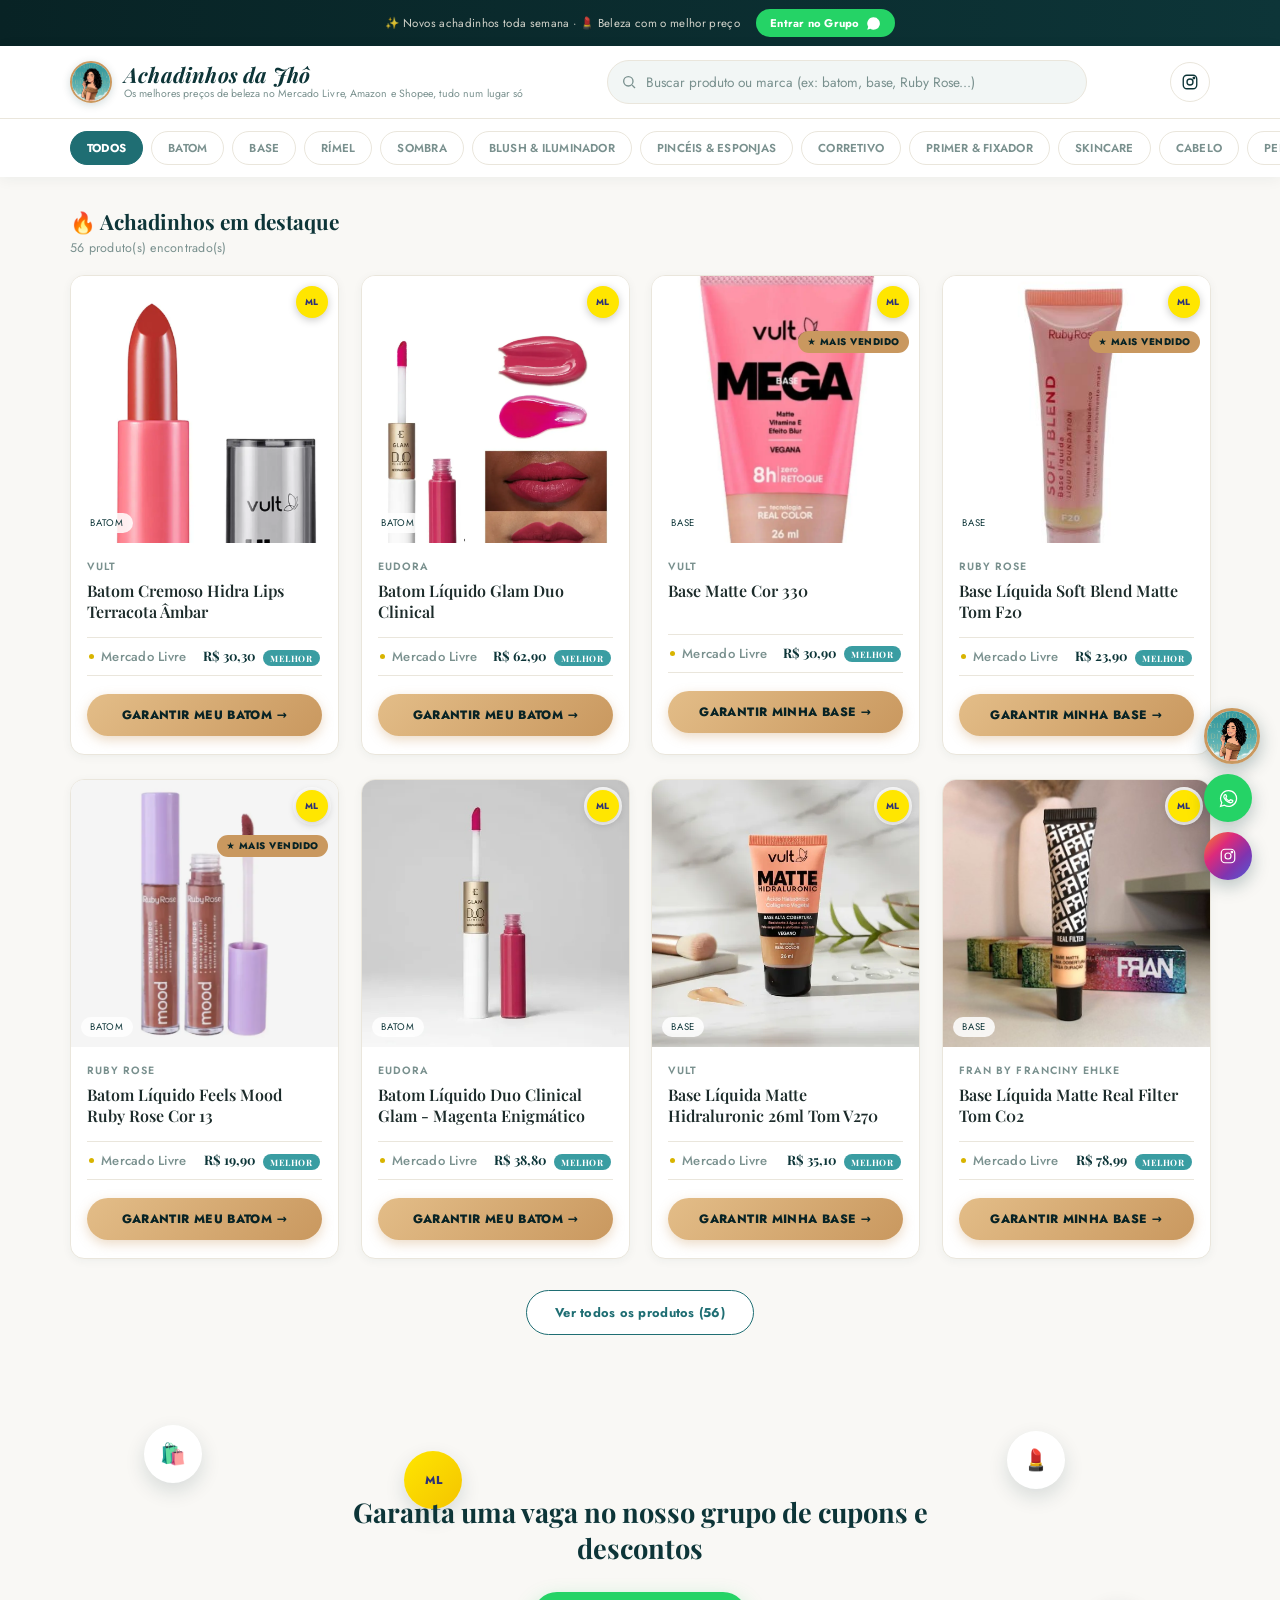
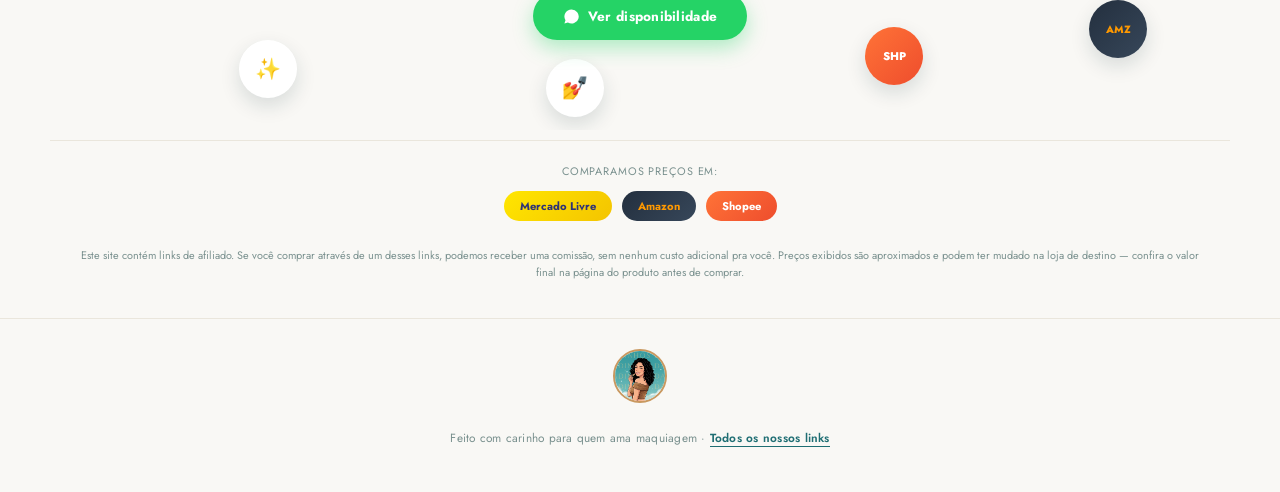
<file: index.html>
<!DOCTYPE html>
<html lang="pt-br">
<head>
<meta charset="UTF-8">
<meta name="viewport" content="width=device-width, initial-scale=1.0">
<title>Achadinhos da Jhô | Beleza com o melhor preço</title>
<link rel="icon" href="logo.svg" type="image/svg+xml">
<link rel="stylesheet" href="style.css">
</head>
<body>

<div class="announce-bar">
  <span class="announce-text">✨ Novos achadinhos toda semana · 💄 Beleza com o melhor preço</span>
  <a id="announce-whatsapp" class="announce-cta" href="#" target="_blank">
    Entrar no Grupo
    <svg width="15" height="15" viewBox="0 0 24 24" fill="currentColor"><path d="M17 14.5c-.3-.1-1.7-.8-2-.9-.3-.1-.5-.1-.7.1-.2.3-.8.9-.9 1.1-.2.2-.3.2-.6.1-.3-.1-1.3-.5-2.4-1.5-.9-.8-1.5-1.8-1.6-2.1-.2-.3 0-.5.1-.6.1-.1.3-.3.4-.5.1-.1.2-.3.2-.4.1-.2 0-.3 0-.4C9.4 9.2 9 8 8.8 7.6c-.2-.4-.4-.4-.6-.4h-.5c-.2 0-.5.1-.7.3-.2.3-.9.9-.9 2.2s1 2.5 1.1 2.7c.1.2 2 3 4.7 4.2.7.3 1.2.5 1.6.6.7.2 1.3.2 1.8.1.5-.1 1.7-.7 1.9-1.3.2-.6.2-1.1.2-1.3-.1-.1-.3-.2-.6-.3z"/><path d="M12 2a10 10 0 0 0-8.5 15.2L2 22l4.9-1.5A10 10 0 1 0 12 2z"/></svg>
  </a>
</div>

<header class="site-header">
  <div class="header-inner">
    <a href="index.html" class="brand">
      <img src="Woman_holding_makeup_product_202608261349.jpeg" alt="Jhô, mascote da marca" class="mascot-thumb">
      <span class="brand-text">
        <span class="brand-word" id="site-name">Achadinhos da Jhô</span>
        <span id="site-tagline" class="brand-tagline">Os melhores preços de maquiagem, tudo num lugar só</span>
      </span>
    </a>
    <div class="header-search">
      <svg class="search-icon" width="16" height="16" viewBox="0 0 24 24" fill="none" stroke="currentColor" stroke-width="2"><circle cx="11" cy="11" r="7"/><line x1="21" y1="21" x2="16.65" y2="16.65"/></svg>
      <input type="text" id="search" class="search-box" placeholder="Buscar produto ou marca (ex: batom, base, Ruby Rose...)">
    </div>
    <a id="instagram-header" class="header-ig" href="#" target="_blank" aria-label="Instagram">
      <svg width="18" height="18" viewBox="0 0 24 24" fill="none" stroke="currentColor" stroke-width="1.8"><rect x="3" y="3" width="18" height="18" rx="5"/><circle cx="12" cy="12" r="4"/><circle cx="17.2" cy="6.8" r="1"/></svg>
    </a>
  </div>
  <div class="cat-bar">
    <div class="categories" id="categories"></div>
  </div>
</header>

<div class="container">
  <div class="section-title" id="section-title">🔥 Achadinhos em destaque</div>
  <div class="results-count" id="results-count"></div>
  <div class="grid" id="grid"></div>
  <div class="show-more-wrap" id="show-more-wrap">
    <button class="show-more-btn" id="show-more-btn">Ver todos os produtos</button>
  </div>
</div>

<div class="cta-group">
  <div class="cta-float cf-1">🛍️</div>
  <div class="cta-float cf-2">ML</div>
  <div class="cta-float cf-3">💄</div>
  <div class="cta-float cf-4">AMZ</div>
  <div class="cta-float cf-5">✨</div>
  <div class="cta-float cf-6">SHP</div>
  <div class="cta-float cf-7">💅</div>
  <div class="cta-group-inner">
    <h2>Garanta uma vaga no nosso grupo de cupons e descontos</h2>
    <a id="cta-whatsapp" class="cta-group-btn" href="#" target="_blank">
      <svg width="17" height="17" viewBox="0 0 24 24" fill="currentColor"><path d="M17 14.5c-.3-.1-1.7-.8-2-.9-.3-.1-.5-.1-.7.1-.2.3-.8.9-.9 1.1-.2.2-.3.2-.6.1-.3-.1-1.3-.5-2.4-1.5-.9-.8-1.5-1.8-1.6-2.1-.2-.3 0-.5.1-.6.1-.1.3-.3.4-.5.1-.1.2-.3.2-.4.1-.2 0-.3 0-.4C9.4 9.2 9 8 8.8 7.6c-.2-.4-.4-.4-.6-.4h-.5c-.2 0-.5.1-.7.3-.2.3-.9.9-.9 2.2s1 2.5 1.1 2.7c.1.2 2 3 4.7 4.2.7.3 1.2.5 1.6.6.7.2 1.3.2 1.8.1.5-.1 1.7-.7 1.9-1.3.2-.6.2-1.1.2-1.3-.1-.1-.3-.2-.6-.3z"/><path d="M12 2a10 10 0 0 0-8.5 15.2L2 22l4.9-1.5A10 10 0 1 0 12 2z"/></svg>
      Ver disponibilidade
    </a>
  </div>
</div>

<div class="partners-row">
  <span class="partners-label">Comparamos preços em:</span>
  <div class="partners-badges">
    <span class="partner-badge store-ml">Mercado Livre</span>
    <span class="partner-badge store-amazon">Amazon</span>
    <span class="partner-badge store-shopee">Shopee</span>
  </div>
</div>

<div class="disclaimer">
  Este site contém links de afiliado. Se você comprar através de um desses links, podemos receber uma comissão,
  sem nenhum custo adicional pra você. Preços exibidos são aproximados e podem ter mudado na loja de destino —
  confira o valor final na página do produto antes de comprar.
</div>

<div class="floating-links">
  <a href="links.html" class="mascot-fab" title="Conheça a Jhô" aria-label="Nossa mascote Jhô">
    <img src="Woman_holding_makeup_product_202608261349.jpeg" alt="Jhô">
  </a>
  <a id="whatsapp-fab" class="fab whatsapp" href="#" target="_blank" title="Entrar no grupo do WhatsApp" aria-label="WhatsApp">
    <svg width="19" height="19" viewBox="0 0 24 24" fill="none" stroke="currentColor" stroke-width="1.6"><path d="M17 14.5c-.3-.1-1.7-.8-2-.9-.3-.1-.5-.1-.7.1-.2.3-.8.9-.9 1.1-.2.2-.3.2-.6.1-.3-.1-1.3-.5-2.4-1.5-.9-.8-1.5-1.8-1.6-2.1-.2-.3 0-.5.1-.6.1-.1.3-.3.4-.5.1-.1.2-.3.2-.4.1-.2 0-.3 0-.4C9.4 9.2 9 8 8.8 7.6c-.2-.4-.4-.4-.6-.4h-.5c-.2 0-.5.1-.7.3-.2.3-.9.9-.9 2.2s1 2.5 1.1 2.7c.1.2 2 3 4.7 4.2.7.3 1.2.5 1.6.6.7.2 1.3.2 1.8.1.5-.1 1.7-.7 1.9-1.3.2-.6.2-1.1.2-1.3-.1-.1-.3-.2-.6-.3z"/><path d="M12 2a10 10 0 0 0-8.5 15.2L2 22l4.9-1.5A10 10 0 1 0 12 2z"/></svg>
  </a>
  <a id="instagram-fab" class="fab instagram" href="#" target="_blank" title="Seguir no Instagram" aria-label="Instagram">
    <svg width="18" height="18" viewBox="0 0 24 24" fill="none" stroke="currentColor" stroke-width="1.6"><rect x="3" y="3" width="18" height="18" rx="5"/><circle cx="12" cy="12" r="4"/><circle cx="17.2" cy="6.8" r="1"/></svg>
  </a>
</div>

<footer>
  <img src="Woman_holding_makeup_product_202608261349.jpeg" alt="Jhô" class="footer-mascot">
  <p>Feito com carinho para quem ama maquiagem · <a href="links.html">Todos os nossos links</a></p>
</footer>

<script src="config.js"></script>
<script src="products-data.js"></script>
<script src="script.js"></script>
</body>
</html>
</file>
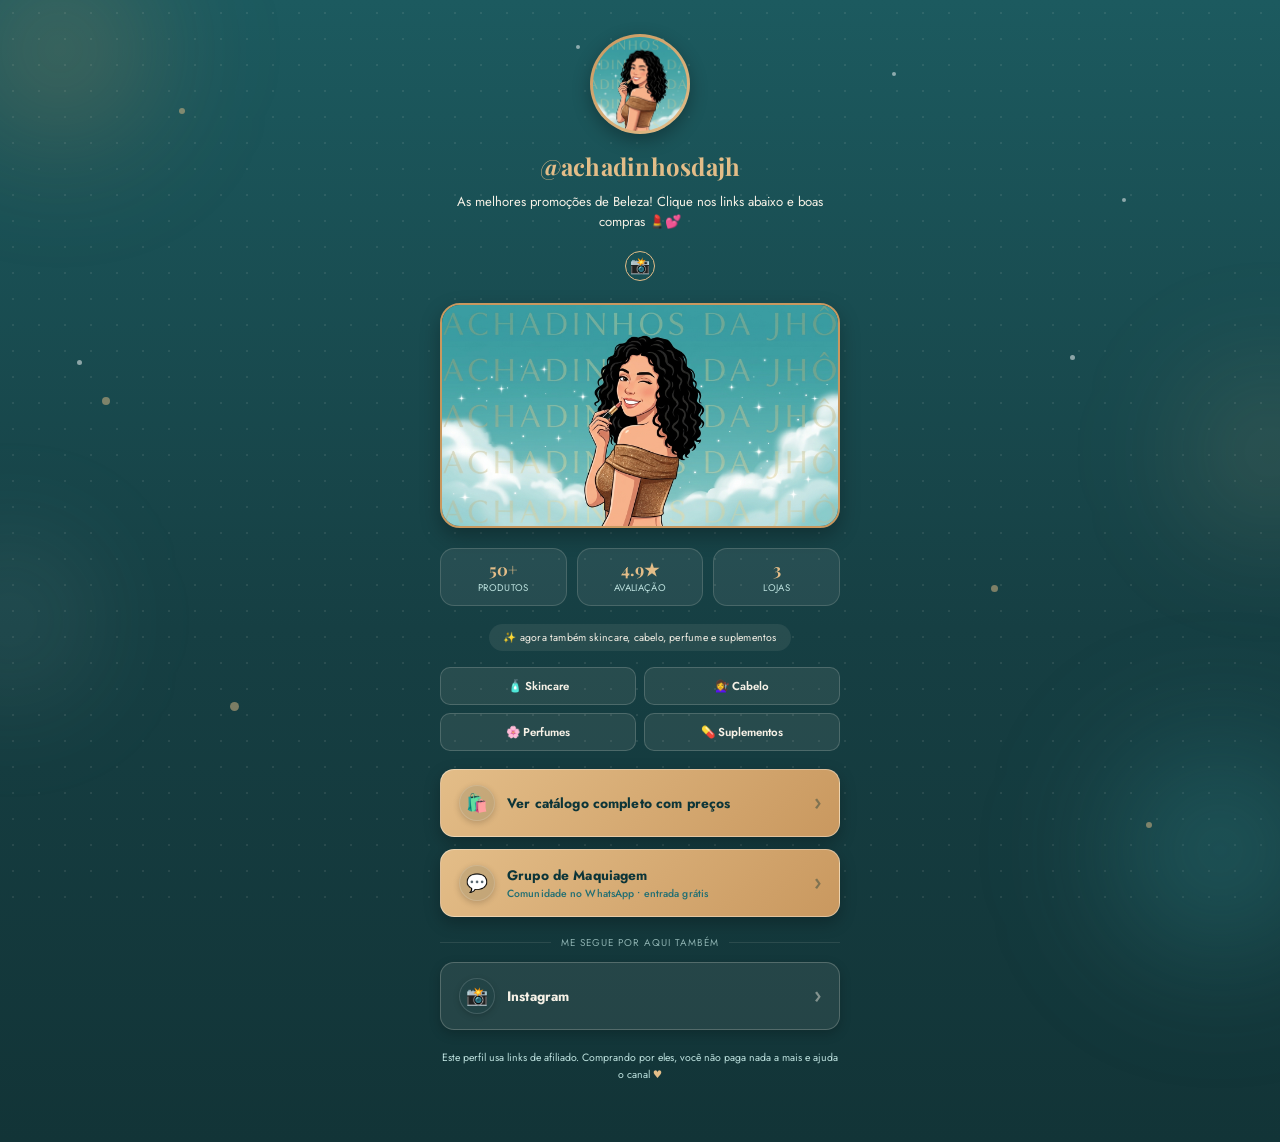
<file: links.html>
<!DOCTYPE html>
<html lang="pt-br">
<head>
<meta charset="UTF-8">
<meta name="viewport" content="width=device-width, initial-scale=1.0">
<title>Links</title>
<link rel="icon" href="logo.svg" type="image/svg+xml">
<link rel="stylesheet" href="https://fonts.googleapis.com/css2?family=Playfair+Display:ital,wght@0,600;0,700;1,600&family=Jost:wght@400;500;600&display=swap">
<style>
  :root {
    --teal-deep: #0d3538;
    --teal: #1f6e73;
    --teal-mid: #3a9da2;
    --teal-light: #bfe3e0;
    --gold: #c9985f;
    --gold-light: #e3bd88;
    --cream: #f6f1e6;
    --ink: #12201f;
  }
  * { box-sizing: border-box; }
  body {
    margin: 0;
    min-height: 100vh;
    font-family: 'Jost', 'Segoe UI', system-ui, -apple-system, Roboto, sans-serif;
    background: linear-gradient(180deg, #1c5a5f 0%, #163f43 55%, #123437 100%);
    display: flex;
    flex-direction: column;
    align-items: center;
    justify-content: flex-start;
    padding: 34px 18px 40px;
    position: relative;
    overflow-x: hidden;
  }

  .glow {
    position: fixed;
    border-radius: 50%;
    filter: blur(60px);
    pointer-events: none;
    z-index: 0;
  }
  .glow.g1 { width: 260px; height: 260px; top: -80px; left: -70px; background: radial-gradient(circle, rgba(201,152,95,0.35), transparent 70%); }
  .glow.g2 { width: 300px; height: 300px; bottom: -100px; right: -90px; background: radial-gradient(circle, rgba(58,157,162,0.4), transparent 70%); }
  .glow.g3 { width: 220px; height: 220px; top: 38%; right: -100px; background: radial-gradient(circle, rgba(227,189,136,0.22), transparent 70%); }
  .glow.g4 { width: 200px; height: 200px; bottom: 20%; left: -90px; background: radial-gradient(circle, rgba(191,227,224,0.18), transparent 70%); }

  body::before {
    content: "";
    position: fixed;
    inset: 0;
    background-image: radial-gradient(rgba(246,241,230,0.09) 1px, transparent 1px);
    background-size: 26px 26px;
    pointer-events: none;
    z-index: 0;
  }

  .sparkle {
    position: fixed;
    border-radius: 50%;
    background: var(--gold-light);
    opacity: 0.5;
    pointer-events: none;
    animation: floaty 7s ease-in-out infinite;
    z-index: 0;
  }
  .sparkle.s1 { width: 6px; height: 6px; top: 12%; left: 14%; animation-delay: 0s; }
  .sparkle.s2 { width: 4px; height: 4px; top: 22%; right: 12%; animation-delay: 1.4s; background: #fff; }
  .sparkle.s3 { width: 8px; height: 8px; bottom: 55%; left: 8%; animation-delay: 2.6s; }
  .sparkle.s4 { width: 5px; height: 5px; bottom: 60%; right: 16%; animation-delay: .8s; background: #fff; }
  .sparkle.s5 { width: 7px; height: 7px; top: 65%; right: 22%; animation-delay: 1.9s; }
  .sparkle.s6 { width: 4px; height: 4px; top: 8%; right: 30%; animation-delay: 3.1s; background: #fff; }
  .sparkle.s7 { width: 5px; height: 5px; top: 40%; left: 6%; animation-delay: 2.2s; background: #fff; }
  .sparkle.s8 { width: 9px; height: 9px; top: 78%; left: 18%; animation-delay: .5s; }
  .sparkle.s9 { width: 4px; height: 4px; top: 5%; left: 45%; animation-delay: 3.6s; background: #fff; }
  .sparkle.s10 { width: 6px; height: 6px; bottom: 8%; right: 10%; animation-delay: 1.1s; }
  @keyframes floaty {
    0%, 100% { transform: translateY(0) scale(1); opacity: 0.5; }
    50% { transform: translateY(-16px) scale(1.3); opacity: 0.85; }
  }

  .wrap { max-width: 400px; width: 100%; text-align: center; position: relative; z-index: 1; }

  /* avatar circular com o video dela */
  .avatar-ring {
    width: 100px; height: 100px;
    margin: 0 auto 16px;
    border-radius: 50%;
    padding: 3px;
    background: linear-gradient(140deg, var(--gold), var(--gold-light));
    box-shadow: 0 6px 18px rgba(0,0,0,0.3);
    opacity: 0;
    animation: cardIn .6s ease forwards;
  }
  .avatar-ring-inner {
    width: 100%; height: 100%;
    border-radius: 50%;
    overflow: hidden;
    background: var(--teal-mid);
  }
  .avatar-ring-inner video {
    width: 100%; height: 100%;
    object-fit: cover;
  }

  h1 {
    color: var(--gold-light);
    font-family: 'Playfair Display', serif;
    font-weight: 700;
    font-size: 1.5rem;
    margin: 0 0 10px;
    letter-spacing: 0.01em;
    opacity: 0;
    animation: fadeUp .5s ease forwards;
    animation-delay: .12s;
  }
  p.sub {
    color: var(--cream);
    opacity: 0;
    font-size: 0.82rem;
    line-height: 1.55;
    margin: 0 0 18px;
    font-weight: 400;
    animation: fadeUp .5s ease forwards;
    animation-delay: .18s;
  }
  .ig-icon {
    display: inline-flex;
    width: 30px; height: 30px;
    border-radius: 50%;
    border: 1.5px solid var(--gold-light);
    align-items: center; justify-content: center;
    color: var(--gold-light);
    margin-bottom: 22px;
    opacity: 0;
    animation: fadeUp .5s ease forwards;
    animation-delay: .22s;
  }

  @keyframes fadeUp {
    from { opacity: 0; transform: translateY(10px); }
    to { opacity: 1; transform: translateY(0); }
  }
  @keyframes cardIn {
    from { opacity: 0; transform: scale(0.9); }
    to { opacity: 1; transform: scale(1); }
  }

  a.link-btn {
    display: flex;
    align-items: center;
    gap: 12px;
    background: linear-gradient(135deg, var(--gold-light), var(--gold));
    color: var(--teal-deep);
    text-decoration: none;
    padding: 15px 18px;
    border-radius: 14px;
    font-size: 0.86rem;
    font-weight: 700;
    letter-spacing: 0.01em;
    margin-bottom: 12px;
    text-align: left;
    position: relative;
    border: 1px solid rgba(255,255,255,0.35);
    box-shadow: 0 6px 16px rgba(0,0,0,0.25);
    transition: transform .15s ease, box-shadow .15s ease, background .15s ease;
    opacity: 0;
    animation: fadeUp .5s ease forwards;
  }
  a.link-btn:hover {
    background: linear-gradient(135deg, var(--gold), var(--gold-light));
    transform: translateY(-2px);
    box-shadow: 0 10px 22px rgba(0,0,0,0.32);
  }
  a.link-btn::after {
    content: "›";
    margin-left: auto;
    padding-left: 8px;
    font-size: 1.3rem;
    font-weight: 700;
    color: rgba(13,53,56,0.4);
    line-height: 1;
  }
  a.link-btn .icon {
    width: 36px; height: 36px;
    min-width: 36px;
    border-radius: 50%;
    background: rgba(13,53,56,0.12);
    display: flex; align-items: center; justify-content: center;
    font-size: 1.1rem;
    box-shadow: 0 2px 6px rgba(0,0,0,0.18), inset 0 0 0 1px rgba(255,255,255,0.15);
  }
  .icon-shop { background: linear-gradient(135deg, var(--teal-deep), var(--teal)); color: var(--gold-light); }
  .icon-whatsapp { background: linear-gradient(135deg, #25d366, #128c4c); color: #fff; }
  .icon-instagram { background: linear-gradient(135deg, #f58529, #dd2a7b, #8134af, #515bd4); color: #fff; }
  .icon-tiktok { background: linear-gradient(135deg, #000, #333); color: #fff; }
  a.link-btn .label-sub {
    display: block;
    font-size: 0.65rem;
    font-weight: 500;
    color: var(--teal);
    text-transform: none;
    letter-spacing: 0.01em;
    margin-top: 1px;
  }
  a.link-btn.secondary {
    background: rgba(246, 241, 230, 0.08);
    color: var(--cream);
    border: 1px solid rgba(246, 241, 230, 0.22);
    box-shadow: 0 4px 12px rgba(0,0,0,0.2);
  }
  a.link-btn.secondary:hover {
    background: rgba(246, 241, 230, 0.14);
    box-shadow: 0 8px 18px rgba(0,0,0,0.28);
  }
  a.link-btn.secondary::after {
    color: rgba(246, 241, 230, 0.45);
  }

  .divider {
    display: flex; align-items: center; gap: 10px;
    color: var(--teal-light);
    opacity: 0.7;
    font-size: 0.62rem;
    letter-spacing: 0.1em;
    text-transform: uppercase;
    margin: 18px 0 12px;
  }
  .divider::before, .divider::after {
    content: ""; flex: 1; height: 1px;
    background: rgba(246,241,230,0.15);
  }

  .niche-banner {
    display: inline-block;
    background: rgba(246, 241, 230, 0.08);
    color: var(--cream);
    font-size: 0.66rem;
    letter-spacing: 0.02em;
    padding: 6px 14px;
    border-radius: 999px;
    margin-bottom: 16px;
    opacity: 0;
    animation: fadeUp .5s ease forwards;
    animation-delay: .26s;
  }

  .stats-row {
    display: flex;
    justify-content: center;
    gap: 10px;
    margin-bottom: 18px;
    opacity: 0;
    animation: fadeUp .5s ease forwards;
    animation-delay: .24s;
  }
  .stat-pill {
    flex: 1;
    background: rgba(246, 241, 230, 0.07);
    border: 1px solid rgba(246, 241, 230, 0.16);
    border-radius: 14px;
    padding: 10px 6px;
  }
  .stat-pill strong {
    display: block;
    color: var(--gold-light);
    font-family: 'Playfair Display', serif;
    font-size: 1.05rem;
    line-height: 1.2;
  }
  .stat-pill span {
    display: block;
    color: var(--teal-light);
    font-size: 0.6rem;
    letter-spacing: 0.04em;
    text-transform: uppercase;
    margin-top: 2px;
  }

  .cat-grid {
    display: grid;
    grid-template-columns: 1fr 1fr;
    gap: 8px;
    margin-bottom: 18px;
  }
  a.cat-chip {
    display: flex;
    align-items: center;
    justify-content: center;
    gap: 6px;
    background: rgba(246, 241, 230, 0.08);
    color: var(--cream);
    text-decoration: none;
    padding: 10px 8px;
    border: 1px solid rgba(246, 241, 230, 0.18);
    border-radius: 10px;
    font-size: 0.72rem;
    font-weight: 600;
    transition: transform .15s ease, background .15s ease;
    opacity: 0;
    animation: fadeUp .5s ease forwards;
  }
  a.cat-chip:hover {
    background: rgba(246, 241, 230, 0.16);
    transform: translateY(-2px);
  }

  footer {
    color: var(--teal-light);
    font-size: 0.66rem;
    margin: 20px 0 18px;
    line-height: 1.6;
    position: relative;
    z-index: 2;
  }
  footer .heart { color: var(--gold-light); }

  /* mascote integrada no fluxo, como um banner da marca */
  .mascot-card {
    width: 100%;
    border-radius: 20px;
    overflow: hidden;
    margin-bottom: 20px;
    border: 2px solid var(--gold);
    box-shadow: 0 8px 20px rgba(0,0,0,0.28);
    opacity: 0;
    animation: fadeUp .5s ease forwards;
    animation-delay: .28s;
    line-height: 0;
  }
  .mascot-card img {
    display: block;
    width: 100%;
    height: auto;
  }
</style>
</head>
<body>
  <div class="glow g1"></div>
  <div class="glow g2"></div>
  <div class="glow g3"></div>
  <div class="glow g4"></div>

  <div class="sparkle s1"></div>
  <div class="sparkle s2"></div>
  <div class="sparkle s3"></div>
  <div class="sparkle s4"></div>
  <div class="sparkle s5"></div>
  <div class="sparkle s6"></div>
  <div class="sparkle s7"></div>
  <div class="sparkle s8"></div>
  <div class="sparkle s9"></div>
  <div class="sparkle s10"></div>

  <div class="wrap">
    <div class="avatar-ring">
      <div class="avatar-ring-inner">
        <video autoplay muted loop playsinline poster="Woman_holding_makeup_product_202608261349.jpeg">
          <source src="Woman_applying_lipstick_and_winking_202608261352.mp4" type="video/mp4">
        </video>
      </div>
    </div>

    <h1 id="site-name">@achadinhosdajho</h1>
    <p class="sub">As melhores promoções de Beleza! Clique nos links abaixo e boas compras 💄💕</p>
    <span class="ig-icon" id="link-instagram-icon">📸</span>

    <div class="mascot-card">
      <img src="Woman_holding_makeup_product_202608261349.jpeg" alt="Jhô, mascote da Achadinhos da Jhô">
    </div>

    <div class="stats-row">
      <div class="stat-pill"><strong>50+</strong><span>Produtos</span></div>
      <div class="stat-pill"><strong>4.9★</strong><span>Avaliação</span></div>
      <div class="stat-pill"><strong>3</strong><span>Lojas</span></div>
    </div>

    <div class="niche-banner">✨ agora também skincare, cabelo, perfume e suplementos</div>

    <div class="cat-grid">
      <a class="cat-chip" style="animation-delay:.30s" href="index.html?cat=skincare">🧴 Skincare</a>
      <a class="cat-chip" style="animation-delay:.35s" href="index.html?cat=cabelo">💇‍♀️ Cabelo</a>
      <a class="cat-chip" style="animation-delay:.40s" href="index.html?cat=perfume">🌸 Perfumes</a>
      <a class="cat-chip" style="animation-delay:.45s" href="index.html?cat=suplementos">💊 Suplementos</a>
    </div>

    <a class="link-btn" style="animation-delay:.5s" id="link-site" href="index.html">
      <span class="icon icon-shop">🛍️</span>
      <span>Ver catálogo completo com preços</span>
    </a>
    <a class="link-btn" style="animation-delay:.56s" id="link-whatsapp" href="#" target="_blank">
      <span class="icon icon-whatsapp">💬</span>
      <span>Grupo de Maquiagem<span class="label-sub">Comunidade no WhatsApp • entrada grátis</span></span>
    </a>

    <div class="divider">me segue por aqui também</div>

    <a class="link-btn secondary" style="animation-delay:.62s" id="link-instagram" href="#" target="_blank">
      <span class="icon icon-instagram">📸</span> Instagram
    </a>
    <a class="link-btn secondary" style="animation-delay:.68s" id="link-tiktok" href="#" target="_blank">
      <span class="icon icon-tiktok">🎵</span> TikTok
    </a>

    <footer>Este perfil usa links de afiliado. Comprando por eles, você não paga nada a mais e ajuda o canal <span class="heart">♥</span></footer>
  </div>

<script src="config.js"></script>
<script>
  document.getElementById("site-name").textContent = "@" + (SITE_CONFIG.siteName || "achadinhosdajho").toLowerCase().replace(/[^a-z0-9]/g, "");
  document.getElementById("link-whatsapp").href = SITE_CONFIG.whatsappGroupUrl;
  document.getElementById("link-instagram").href = SITE_CONFIG.instagramUrl;
  document.getElementById("link-instagram-icon").onclick = function(){ window.open(SITE_CONFIG.instagramUrl, "_blank"); };

  var tiktokBtn = document.getElementById("link-tiktok");
  tiktokBtn.style.display = "none";
  if (SITE_CONFIG.tiktokUrl && SITE_CONFIG.tiktokUrl.indexOf("COLOQUE-SEU-USUARIO-AQUI") === -1) {
    tiktokBtn.href = SITE_CONFIG.tiktokUrl;
    tiktokBtn.style.display = "flex";
  }
</script>
</body>
</html>
</file>
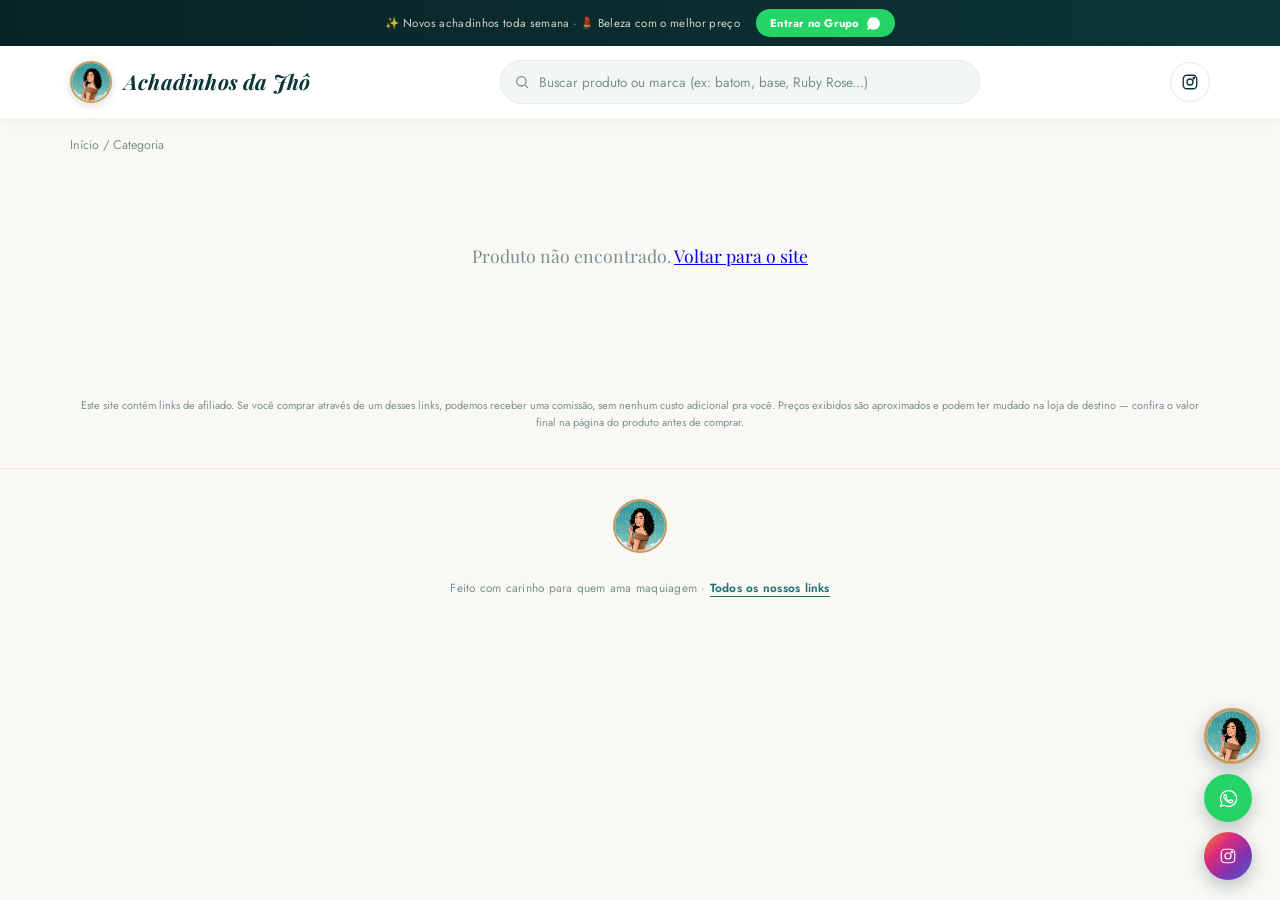
<file: produto.html>
<!DOCTYPE html>
<html lang="pt-br">
<head>
<meta charset="UTF-8">
<meta name="viewport" content="width=device-width, initial-scale=1.0">
<title>Produto | Achadinhos da Jhô</title>
<link rel="icon" href="logo.svg" type="image/svg+xml">
<link rel="stylesheet" href="style.css">
</head>
<body>

<div class="announce-bar">
  <span class="announce-text">✨ Novos achadinhos toda semana · 💄 Beleza com o melhor preço</span>
  <a id="announce-whatsapp" class="announce-cta" href="#" target="_blank">
    Entrar no Grupo
    <svg width="15" height="15" viewBox="0 0 24 24" fill="currentColor"><path d="M17 14.5c-.3-.1-1.7-.8-2-.9-.3-.1-.5-.1-.7.1-.2.3-.8.9-.9 1.1-.2.2-.3.2-.6.1-.3-.1-1.3-.5-2.4-1.5-.9-.8-1.5-1.8-1.6-2.1-.2-.3 0-.5.1-.6.1-.1.3-.3.4-.5.1-.1.2-.3.2-.4.1-.2 0-.3 0-.4C9.4 9.2 9 8 8.8 7.6c-.2-.4-.4-.4-.6-.4h-.5c-.2 0-.5.1-.7.3-.2.3-.9.9-.9 2.2s1 2.5 1.1 2.7c.1.2 2 3 4.7 4.2.7.3 1.2.5 1.6.6.7.2 1.3.2 1.8.1.5-.1 1.7-.7 1.9-1.3.2-.6.2-1.1.2-1.3-.1-.1-.3-.2-.6-.3z"/><path d="M12 2a10 10 0 0 0-8.5 15.2L2 22l4.9-1.5A10 10 0 1 0 12 2z"/></svg>
  </a>
</div>

<header class="site-header">
  <div class="header-inner">
    <a href="index.html" class="brand">
      <img src="Woman_holding_makeup_product_202608261349.jpeg" alt="Jhô, mascote da marca" class="mascot-thumb">
      <span class="brand-text">
        <span class="brand-word" id="site-name">Achadinhos da Jhô</span>
      </span>
    </a>
    <div class="header-search">
      <svg class="search-icon" width="16" height="16" viewBox="0 0 24 24" fill="none" stroke="currentColor" stroke-width="2"><circle cx="11" cy="11" r="7"/><line x1="21" y1="21" x2="16.65" y2="16.65"/></svg>
      <input type="text" id="search" class="search-box" placeholder="Buscar produto ou marca (ex: batom, base, Ruby Rose...)" readonly>
    </div>
    <a id="instagram-header" class="header-ig" href="#" target="_blank" aria-label="Instagram">
      <svg width="18" height="18" viewBox="0 0 24 24" fill="none" stroke="currentColor" stroke-width="1.8"><rect x="3" y="3" width="18" height="18" rx="5"/><circle cx="12" cy="12" r="4"/><circle cx="17.2" cy="6.8" r="1"/></svg>
    </a>
  </div>
</header>

<div class="breadcrumb">
  <a href="index.html">Início</a> / <a href="index.html" id="breadcrumb-cat">Categoria</a>
</div>

<div class="product-page" id="product-wrap">
  <div class="product-main">
    <div class="product-media">
      <img id="product-image" src="" alt="">
    </div>
    <div class="product-info-card">
      <div class="product-store-row">
        <span class="store-badge store-badge-mercadolivre">ML</span>
        <span class="product-store-label">Promoção da loja:<br><strong>Mercado Livre</strong></span>
      </div>
      <div class="product-brand" id="product-brand"></div>
      <h1 class="product-name" id="product-name"></h1>
      <div class="product-price-block">
        <div class="original-price" id="original-price"></div>
        <div class="current-price" id="current-price"></div>
        <div class="discount-pct" id="discount-pct"></div>
      </div>
      <ul class="product-notes">
        <li>Preço e estoque podem mudar a qualquer momento</li>
        <li>Compra finalizada com segurança na loja parceira</li>
      </ul>
      <a id="buy-btn" class="buy-btn" href="#" target="_blank" rel="noopener sponsored">
        Comprar no Mercado Livre
        <svg width="15" height="15" viewBox="0 0 24 24" fill="none" stroke="currentColor" stroke-width="2"><path d="M18 13v6a2 2 0 0 1-2 2H5a2 2 0 0 1-2-2V8a2 2 0 0 1 2-2h6"/><polyline points="15 3 21 3 21 9"/><line x1="10" y1="14" x2="21" y2="3"/></svg>
      </a>
      <p class="buy-disclaimer">*Preço e disponibilidade podem mudar a qualquer momento.</p>
    </div>
  </div>

  <div class="related-section" id="related-section">
    <h2>Você também pode gostar</h2>
    <div class="grid" id="related-grid"></div>
  </div>
</div>

<div class="disclaimer">
  Este site contém links de afiliado. Se você comprar através de um desses links, podemos receber uma comissão,
  sem nenhum custo adicional pra você. Preços exibidos são aproximados e podem ter mudado na loja de destino —
  confira o valor final na página do produto antes de comprar.
</div>

<div class="floating-links">
  <a href="links.html" class="mascot-fab" title="Conheça a Jhô" aria-label="Nossa mascote Jhô">
    <img src="Woman_holding_makeup_product_202608261349.jpeg" alt="Jhô">
  </a>
  <a id="whatsapp-fab" class="fab whatsapp" href="#" target="_blank" title="Entrar no grupo do WhatsApp" aria-label="WhatsApp">
    <svg width="19" height="19" viewBox="0 0 24 24" fill="none" stroke="currentColor" stroke-width="1.6"><path d="M17 14.5c-.3-.1-1.7-.8-2-.9-.3-.1-.5-.1-.7.1-.2.3-.8.9-.9 1.1-.2.2-.3.2-.6.1-.3-.1-1.3-.5-2.4-1.5-.9-.8-1.5-1.8-1.6-2.1-.2-.3 0-.5.1-.6.1-.1.3-.3.4-.5.1-.1.2-.3.2-.4.1-.2 0-.3 0-.4C9.4 9.2 9 8 8.8 7.6c-.2-.4-.4-.4-.6-.4h-.5c-.2 0-.5.1-.7.3-.2.3-.9.9-.9 2.2s1 2.5 1.1 2.7c.1.2 2 3 4.7 4.2.7.3 1.2.5 1.6.6.7.2 1.3.2 1.8.1.5-.1 1.7-.7 1.9-1.3.2-.6.2-1.1.2-1.3-.1-.1-.3-.2-.6-.3z"/><path d="M12 2a10 10 0 0 0-8.5 15.2L2 22l4.9-1.5A10 10 0 1 0 12 2z"/></svg>
  </a>
  <a id="instagram-fab" class="fab instagram" href="#" target="_blank" title="Seguir no Instagram" aria-label="Instagram">
    <svg width="18" height="18" viewBox="0 0 24 24" fill="none" stroke="currentColor" stroke-width="1.6"><rect x="3" y="3" width="18" height="18" rx="5"/><circle cx="12" cy="12" r="4"/><circle cx="17.2" cy="6.8" r="1"/></svg>
  </a>
</div>

<footer>
  <img src="Woman_holding_makeup_product_202608261349.jpeg" alt="Jhô" class="footer-mascot">
  <p>Feito com carinho para quem ama maquiagem · <a href="links.html">Todos os nossos links</a></p>
</footer>

<script src="config.js"></script>
<script src="products-data.js"></script>
<script src="produto.js"></script>
</body>
</html>
</file>
<file: style.css>
@import url('https://fonts.googleapis.com/css2?family=Playfair+Display:wght@500;600;700&family=Jost:wght@300;400;500;600;700&display=swap');

:root {
  --rose: #3a9da2;
  --clay: #1f6e73;
  --sand: #f2f6f5;
  --burgundy: #0d3538;
  --burgundy-deep: #082325;
  --cream: #ffffff;
  --page: #f9f8f5;
  --gold: #c9985f;
  --gold-light: #e3bd88;
  --ink: #1c2b2a;
  --muted: #79908e;
  --line: #eae6dc;
  --whatsapp: #25d366;
  --radius: 14px;
  --shadow: 0 10px 26px rgba(13, 53, 56, 0.1);
}

* { box-sizing: border-box; }

html { scroll-behavior: smooth; }

body {
  margin: 0;
  font-family: 'Jost', 'Segoe UI', system-ui, -apple-system, Roboto, sans-serif;
  background: var(--page);
  color: var(--ink);
  font-weight: 400;
}

/* ---------- announce bar ---------- */
.announce-bar {
  background: linear-gradient(90deg, var(--burgundy-deep), var(--burgundy));
  color: var(--sand);
  display: flex;
  align-items: center;
  justify-content: center;
  gap: 16px;
  padding: 9px 16px;
  flex-wrap: wrap;
  text-align: center;
}
.announce-text {
  font-size: 0.72rem;
  letter-spacing: 0.03em;
  color: rgba(246, 241, 230, 0.85);
}
.announce-cta {
  display: inline-flex;
  align-items: center;
  gap: 6px;
  background: var(--whatsapp);
  color: #fff;
  text-decoration: none;
  font-size: 0.7rem;
  font-weight: 700;
  letter-spacing: 0.02em;
  padding: 6px 14px;
  border-radius: 999px;
  transition: transform .15s ease, box-shadow .15s ease;
}
.announce-cta:hover { transform: translateY(-1px); box-shadow: 0 4px 12px rgba(37,211,102,0.4); }

/* ---------- header ---------- */
.site-header {
  background: var(--cream);
  position: sticky;
  top: 0;
  z-index: 40;
  box-shadow: 0 2px 14px rgba(13, 53, 56, 0.06);
}
.header-inner {
  max-width: 1180px;
  margin: 0 auto;
  padding: 14px 20px;
  display: flex;
  align-items: center;
  gap: 18px;
}
.brand {
  display: flex;
  align-items: center;
  gap: 12px;
  text-decoration: none;
  flex-shrink: 0;
}
.logo-full {
  height: 46px;
  width: auto;
}
.mascot-thumb {
  width: 42px;
  height: 42px;
  border-radius: 50%;
  object-fit: cover;
  object-position: 50% 18%;
  border: 2px solid var(--gold);
  box-shadow: 0 2px 8px rgba(13, 53, 56, 0.18);
}
.brand-text {
  display: flex;
  flex-direction: column;
  line-height: 1.15;
}
.brand-word {
  font-family: 'Playfair Display', serif;
  font-style: italic;
  font-weight: 700;
  font-size: 1.3rem;
  color: var(--burgundy);
  letter-spacing: 0.01em;
}
.brand-tagline {
  display: block;
  font-size: 0.66rem;
  color: var(--muted);
  letter-spacing: 0.01em;
  margin-top: 1px;
}

.sr-only {
  position: absolute;
  width: 1px;
  height: 1px;
  padding: 0;
  margin: -1px;
  overflow: hidden;
  clip: rect(0, 0, 0, 0);
  white-space: nowrap;
  border: 0;
}

.header-search {
  flex: 1;
  max-width: 480px;
  margin: 0 auto;
  position: relative;
  display: flex;
  align-items: center;
}
.search-icon {
  position: absolute;
  left: 14px;
  color: var(--muted);
  pointer-events: none;
}
.search-box {
  width: 100%;
  padding: 11px 14px 11px 38px;
  border-radius: 999px;
  border: 1px solid var(--line);
  background: var(--sand);
  font-family: 'Jost', sans-serif;
  font-size: 0.85rem;
  outline: none;
  color: var(--ink);
  transition: border-color .15s ease, background .15s ease;
}
.search-box::placeholder { color: var(--muted); }
.search-box:focus { border-color: var(--rose); background: #fff; }

.header-ig {
  flex-shrink: 0;
  width: 40px;
  height: 40px;
  border-radius: 50%;
  display: flex;
  align-items: center;
  justify-content: center;
  color: var(--burgundy);
  border: 1.5px solid var(--line);
  text-decoration: none;
  transition: border-color .15s ease, color .15s ease, transform .15s ease;
}
.header-ig:hover { border-color: var(--rose); color: var(--rose); transform: translateY(-1px); }

.cat-bar {
  border-top: 1px solid var(--line);
  overflow-x: auto;
  scrollbar-width: none;
}
.cat-bar::-webkit-scrollbar { display: none; }

.categories {
  max-width: 1180px;
  margin: 0 auto;
  display: flex;
  gap: 8px;
  padding: 12px 20px;
  white-space: nowrap;
}

.cat-btn {
  flex: 0 0 auto;
  border: 1px solid var(--line);
  background: var(--cream);
  color: var(--muted);
  padding: 8px 16px;
  border-radius: 999px;
  font-family: 'Jost', sans-serif;
  font-size: 0.72rem;
  font-weight: 600;
  letter-spacing: 0.02em;
  text-transform: uppercase;
  cursor: pointer;
  white-space: nowrap;
  transition: color .2s ease, background .2s ease, border-color .2s ease;
}

.cat-btn:hover {
  color: var(--clay);
  border-color: var(--rose);
}

.cat-btn.active {
  color: #fff;
  background: var(--clay);
  border-color: var(--clay);
  font-weight: 700;
}

/* ---------- content ---------- */
.container {
  max-width: 1180px;
  margin: 0 auto;
  padding: 26px 20px 60px;
}

.section-title {
  font-family: 'Playfair Display', serif;
  font-size: 1.3rem;
  font-weight: 700;
  color: var(--burgundy);
  margin: 4px 0 4px;
}

.results-count {
  font-size: 0.78rem;
  color: var(--muted);
  letter-spacing: 0.02em;
  margin: 0 0 18px;
}

.grid {
  display: grid;
  grid-template-columns: repeat(auto-fill, minmax(260px, 1fr));
  gap: 24px 22px;
}

.show-more-wrap {
  display: none;
  justify-content: center;
  margin-top: 32px;
}
.show-more-btn {
  background: #fff;
  border: 1.5px solid var(--clay);
  color: var(--clay);
  font-family: 'Jost', sans-serif;
  font-size: 0.8rem;
  font-weight: 700;
  letter-spacing: 0.02em;
  padding: 12px 28px;
  border-radius: 999px;
  cursor: pointer;
  transition: background .15s ease, color .15s ease, transform .15s ease;
}
.show-more-btn:hover {
  background: var(--clay);
  color: #fff;
  transform: translateY(-1px);
}

.card {
  background: var(--cream);
  border: 1px solid var(--line);
  border-radius: var(--radius);
  box-shadow: 0 2px 10px rgba(13, 53, 56, 0.05);
  overflow: hidden;
  display: flex;
  flex-direction: column;
  transition: box-shadow .25s ease, transform .2s ease, border-color .2s ease;
  opacity: 0;
  animation: cardFadeIn .5s ease forwards;
  text-decoration: none;
  color: inherit;
  cursor: pointer;
}
@keyframes cardFadeIn {
  from { opacity: 0; transform: translateY(14px) scale(.97); }
  to { opacity: 1; transform: translateY(0) scale(1); }
}
.card:hover {
  transform: translateY(-4px);
  box-shadow: var(--shadow);
  border-color: var(--rose);
}

.card-top {
  background: var(--sand);
  display: flex;
  align-items: center;
  justify-content: center;
  padding: 0;
  aspect-ratio: 1 / 1;
  position: relative;
  overflow: hidden;
}

.product-art {
  width: 100%;
  height: 100%;
  object-fit: cover;
  object-position: center;
  transition: transform .3s ease;
}

.card:hover .product-art {
  transform: scale(1.05);
}

.card-top .cat-tag {
  position: absolute;
  bottom: 10px;
  left: 10px;
  font-size: 0.6rem;
  letter-spacing: 0.08em;
  text-transform: uppercase;
  background: rgba(255,255,255,0.85);
  color: var(--burgundy);
  padding: 3px 9px;
  border-radius: 999px;
  z-index: 1;
}

.badges-left {
  position: absolute;
  top: 10px;
  left: 10px;
  z-index: 2;
  display: flex;
  flex-direction: column;
  gap: 6px;
  align-items: flex-start;
}

.badges-right {
  position: absolute;
  top: 52px;
  right: 10px;
  z-index: 2;
}

.store-badge {
  position: absolute;
  top: 10px;
  right: 10px;
  z-index: 2;
  width: 32px;
  height: 32px;
  border-radius: 50%;
  display: flex;
  align-items: center;
  justify-content: center;
  font-size: 0.55rem;
  font-weight: 800;
  letter-spacing: 0.01em;
  color: #fff;
  background: var(--clay);
  box-shadow: 0 2px 8px rgba(0,0,0,0.22), 0 0 0 3px rgba(255,255,255,0.9);
}
.store-badge-mercadolivre { background: #ffe600; color: #2d3277; }
.store-badge-amazon { background: linear-gradient(135deg, #232f3e, #37475a); color: #ff9900; }
.store-badge-shopee { background: linear-gradient(135deg, #ff7337, #ee4d2d); color: #fff; }

.badge-tag {
  display: inline-block;
  font-size: 0.6rem;
  font-weight: 700;
  letter-spacing: 0.05em;
  text-transform: uppercase;
  padding: 4px 9px;
  border-radius: 999px;
  white-space: nowrap;
}

.badge-discount {
  background: var(--burgundy);
  color: #fff;
}

.badge-urgent {
  background: #d1453b;
  color: #fff;
  animation: pulse-urgent 1.6s ease-in-out infinite;
}

.badge-bestseller {
  background: var(--gold);
  color: var(--burgundy-deep);
  border: none;
  font-weight: 800;
}

@keyframes pulse-urgent {
  0%, 100% { opacity: 1; }
  50% { opacity: 0.72; }
}

.card-cta {
  display: block;
  text-align: center;
  margin-top: 12px;
  padding: 12px 14px;
  background: linear-gradient(135deg, var(--gold-light), var(--gold));
  color: var(--burgundy-deep);
  text-decoration: none;
  font-size: 0.76rem;
  font-weight: 800;
  letter-spacing: 0.03em;
  text-transform: uppercase;
  border-radius: 999px;
  transition: background .2s ease, transform .15s ease, box-shadow .15s ease;
  box-shadow: 0 4px 12px rgba(201,152,95,0.35);
}

.card-cta:hover {
  transform: translateY(-2px);
  box-shadow: 0 8px 18px rgba(201,152,95,0.45);
}

.card-body {
  padding: 16px 16px 18px;
  display: flex;
  flex-direction: column;
  gap: 6px;
  flex: 1;
}

.card-brand {
  font-size: 0.66rem;
  text-transform: uppercase;
  letter-spacing: .1em;
  color: var(--muted);
  font-weight: 600;
}

.card-name {
  font-family: 'Playfair Display', serif;
  font-size: 1rem;
  font-weight: 600;
  line-height: 1.35;
  min-height: 2.5em;
  color: var(--ink);
}

.price-list {
  display: flex;
  flex-direction: column;
  gap: 0;
  margin-top: 8px;
  border-top: 1px solid var(--line);
}

.price-row {
  display: flex;
  align-items: center;
  justify-content: space-between;
  padding: 9px 2px;
  border-radius: 0;
  border: none;
  border-bottom: 1px solid var(--line);
  text-decoration: none;
  color: var(--ink);
  font-size: 0.82rem;
  background: transparent;
  transition: padding-left .15s ease;
}

.price-row:hover { padding-left: 6px; }

.price-row.best {
  color: var(--burgundy);
}

.price-row .store {
  font-weight: 500;
  display: flex;
  align-items: center;
  gap: 7px;
  letter-spacing: 0.02em;
  color: var(--muted);
}

.price-row .store::before {
  content: "";
  width: 5px;
  height: 5px;
  border-radius: 50%;
  background: var(--muted);
  display: inline-block;
}

.price-row.store-mercadolivre .store::before { background: #d8b400; }
.price-row.store-amazon .store::before { background: #37475a; }
.price-row.store-shopee .store::before { background: #ee4d2d; }

.price-row .price {
  font-weight: 700;
  font-family: 'Playfair Display', serif;
}

.badge-best {
  display: inline-block;
  font-size: 0.55rem;
  font-weight: 700;
  letter-spacing: 0.06em;
  text-transform: uppercase;
  color: #fff;
  background: var(--rose);
  padding: 2px 7px;
  margin-left: 8px;
  border-radius: 999px;
  vertical-align: middle;
}

/* ---------- cta group (grupo de cupons, com icones flutuantes) ---------- */
.cta-group {
  position: relative;
  max-width: 1180px;
  margin: 10px auto 0;
  padding: 90px 20px;
  overflow: hidden;
}
.cta-group-inner {
  position: relative;
  z-index: 2;
  max-width: 640px;
  margin: 0 auto;
  text-align: center;
}
.cta-group-inner h2 {
  font-family: 'Playfair Display', serif;
  font-size: 1.7rem;
  font-weight: 700;
  color: var(--burgundy);
  line-height: 1.3;
  margin: 0 0 26px;
}
.cta-group-btn {
  display: inline-flex;
  align-items: center;
  gap: 8px;
  background: var(--whatsapp);
  color: #fff;
  text-decoration: none;
  font-weight: 700;
  font-size: 0.85rem;
  letter-spacing: 0.02em;
  padding: 14px 30px;
  border-radius: 999px;
  box-shadow: 0 8px 20px rgba(37,211,102,0.35);
  transition: transform .15s ease, box-shadow .15s ease;
}
.cta-group-btn:hover {
  transform: translateY(-2px);
  box-shadow: 0 12px 26px rgba(37,211,102,0.45);
}

.cta-float {
  position: absolute;
  width: 58px;
  height: 58px;
  border-radius: 50%;
  background: #fff;
  display: flex;
  align-items: center;
  justify-content: center;
  font-size: 1.3rem;
  font-weight: 800;
  color: var(--clay);
  box-shadow: 0 8px 20px rgba(13, 53, 56, 0.14);
  z-index: 1;
  animation: floatBob 5s ease-in-out infinite;
}
.cta-float.cf-1 { top: 6%; left: 8%; animation-delay: 0s; }
.cta-float.cf-2 { top: 14%; left: 30%; font-size: 0.72rem; background: linear-gradient(135deg, #ffe600, #f4c400); color: #2d3277; animation-delay: .6s; }
.cta-float.cf-3 { top: 8%; right: 14%; animation-delay: 1.1s; }
.cta-float.cf-4 { top: 60%; right: 7%; font-size: 0.66rem; background: linear-gradient(135deg, #232f3e, #37475a); color: #ff9900; animation-delay: 1.6s; }
.cta-float.cf-5 { bottom: 10%; left: 16%; animation-delay: 2.1s; }
.cta-float.cf-6 { bottom: 14%; right: 26%; font-size: 0.7rem; background: linear-gradient(135deg, #ff7337, #ee4d2d); color: #fff; animation-delay: 2.6s; }
.cta-float.cf-7 { bottom: 4%; left: 42%; animation-delay: 3.1s; }

@keyframes floatBob {
  0%, 100% { transform: translateY(0); }
  50% { transform: translateY(-14px); }
}

@media (max-width: 720px) {
  .cta-group { padding: 60px 20px; }
  .cta-group-inner h2 { font-size: 1.3rem; }
  .cta-float { width: 44px; height: 44px; font-size: 1rem; }
  .cta-float.cf-2, .cta-float.cf-4, .cta-float.cf-6 { font-size: 0.58rem; }
}

/* ---------- mascote flutuante ---------- */
.mascot-fab {
  width: 56px;
  height: 56px;
  border-radius: 50%;
  overflow: hidden;
  border: 3px solid var(--gold);
  box-shadow: 0 6px 18px rgba(13, 53, 56, 0.3);
  display: block;
  animation: floatBob 4s ease-in-out infinite;
  transition: transform .15s ease;
}
.mascot-fab:hover { transform: scale(1.06); }
.mascot-fab img {
  width: 100%;
  height: 100%;
  object-fit: cover;
  object-position: 50% 18%;
  display: block;
}

/* ---------- partner stores row ---------- */
.partners-row {
  max-width: 1180px;
  margin: 10px auto 0;
  padding: 22px 20px 6px;
  text-align: center;
  border-top: 1px solid var(--line);
}
.partners-label {
  display: block;
  font-size: 0.68rem;
  letter-spacing: 0.08em;
  text-transform: uppercase;
  color: var(--muted);
  margin-bottom: 12px;
}
.partners-badges {
  display: flex;
  justify-content: center;
  gap: 10px;
  flex-wrap: wrap;
}
.partner-badge {
  font-size: 0.7rem;
  font-weight: 700;
  padding: 7px 16px;
  border-radius: 999px;
  color: #fff;
}
.partner-badge.store-ml { background: linear-gradient(135deg, #ffe600, #f4c400); color: #2d3277; }
.partner-badge.store-amazon { background: linear-gradient(135deg, #232f3e, #37475a); color: #ff9900; }
.partner-badge.store-shopee { background: linear-gradient(135deg, #ff7337, #ee4d2d); }

.empty-state {
  text-align: center;
  color: var(--muted);
  padding: 70px 20px;
  font-family: 'Playfair Display', serif;
  font-size: 1.1rem;
  grid-column: 1 / -1;
}

.disclaimer {
  max-width: 1180px;
  margin: 0 auto;
  padding: 20px 20px 36px;
  font-size: 0.68rem;
  color: var(--muted);
  text-align: center;
  line-height: 1.6;
}

/* ---------- floating buttons ---------- */
.floating-links {
  position: fixed;
  right: 20px;
  bottom: 20px;
  display: flex;
  flex-direction: column;
  gap: 10px;
  z-index: 50;
}

.fab {
  width: 48px;
  height: 48px;
  border-radius: 50%;
  display: flex;
  align-items: center;
  justify-content: center;
  font-size: 1.15rem;
  color: #fff;
  text-decoration: none;
  box-shadow: 0 6px 18px rgba(13, 53, 56, 0.28);
  transition: transform .15s ease, opacity .15s ease;
}

.fab:hover { transform: translateY(-2px) scale(1.04); }

.fab.whatsapp { background: var(--whatsapp); }
.fab.instagram { background: linear-gradient(135deg, #f58529, #dd2a7b, #8134af, #515bd4); }

/* ---------- footer ---------- */
footer {
  text-align: center;
  padding: 30px 20px 34px;
  border-top: 1px solid var(--line);
  color: var(--muted);
  font-size: 0.74rem;
  letter-spacing: 0.02em;
}

.footer-mascot {
  width: 54px;
  height: 54px;
  border-radius: 50%;
  object-fit: cover;
  object-position: 50% 18%;
  border: 2px solid var(--gold);
  margin-bottom: 10px;
}

footer a { color: var(--clay); text-decoration: none; border-bottom: 1px solid var(--clay); font-weight: 600; }

/* ---------- breadcrumb ---------- */
.breadcrumb {
  max-width: 1180px;
  margin: 18px auto 0;
  padding: 0 20px;
  font-size: 0.78rem;
  color: var(--muted);
}
.breadcrumb a { color: var(--muted); text-decoration: none; }
.breadcrumb a:hover { color: var(--clay); text-decoration: underline; }

/* ---------- product page ---------- */
.product-page {
  max-width: 1180px;
  margin: 0 auto;
  padding: 20px 20px 40px;
}
.product-main {
  display: grid;
  grid-template-columns: 1.3fr 1fr;
  gap: 32px;
  align-items: start;
}
.product-media {
  background: var(--sand);
  border-radius: var(--radius);
  border: 1px solid var(--line);
  overflow: hidden;
  aspect-ratio: 1 / 1;
  display: flex;
  align-items: center;
  justify-content: center;
}
.product-media img {
  width: 100%;
  height: 100%;
  object-fit: cover;
}
.product-info-card {
  background: #fff;
  border: 1px solid var(--line);
  border-radius: var(--radius);
  box-shadow: var(--shadow);
  padding: 26px 24px;
  position: sticky;
  top: 90px;
}
.product-store-row {
  display: flex;
  align-items: center;
  gap: 10px;
  margin-bottom: 16px;
}
.product-store-row .store-badge {
  position: static;
  box-shadow: none;
  flex-shrink: 0;
}
.product-store-label {
  font-size: 0.72rem;
  color: var(--muted);
  line-height: 1.4;
}
.product-store-label strong { color: var(--ink); }

.product-brand {
  font-size: 0.7rem;
  text-transform: uppercase;
  letter-spacing: .1em;
  color: var(--muted);
  font-weight: 600;
  margin-bottom: 4px;
}
.product-name {
  font-family: 'Playfair Display', serif;
  font-size: 1.3rem;
  font-weight: 700;
  color: var(--ink);
  line-height: 1.35;
  margin: 0 0 18px;
}

.product-price-block { margin-bottom: 16px; }
.original-price {
  font-size: 0.9rem;
  color: var(--muted);
  text-decoration: line-through;
  margin-bottom: 2px;
  display: none;
}
.current-price {
  font-family: 'Playfair Display', serif;
  font-size: 2.1rem;
  font-weight: 700;
  color: var(--clay);
}
.discount-pct {
  display: none;
  margin-top: 4px;
  font-size: 0.8rem;
  font-weight: 700;
  color: #1a8a4a;
}

.product-notes {
  list-style: none;
  padding: 0;
  margin: 0 0 22px;
  display: flex;
  flex-direction: column;
  gap: 8px;
}
.product-notes li {
  font-size: 0.74rem;
  color: var(--muted);
  padding-left: 18px;
  position: relative;
}
.product-notes li::before {
  content: "•";
  position: absolute;
  left: 4px;
  color: var(--rose);
}

.buy-btn {
  display: flex;
  align-items: center;
  justify-content: center;
  gap: 8px;
  width: 100%;
  background: var(--burgundy-deep);
  color: #fff;
  text-decoration: none;
  font-weight: 700;
  font-size: 0.9rem;
  letter-spacing: 0.02em;
  padding: 15px 20px;
  border-radius: 999px;
  transition: transform .15s ease, background .15s ease;
}
.buy-btn:hover { background: var(--burgundy); transform: translateY(-2px); }

.buy-disclaimer {
  font-size: 0.66rem;
  color: var(--muted);
  text-align: center;
  margin: 12px 0 0;
}

.related-section {
  margin-top: 60px;
}
.related-section h2 {
  font-family: 'Playfair Display', serif;
  font-size: 1.2rem;
  font-weight: 700;
  color: var(--burgundy);
  margin: 0 0 18px;
}

@media (max-width: 860px) {
  .product-main { grid-template-columns: 1fr; }
  .product-info-card { position: static; }
}

/* ---------- responsive ---------- */
@media (max-width: 720px) {
  .header-inner { flex-wrap: wrap; }
  .logo-full { height: 36px; }
  .mascot-thumb { width: 34px; height: 34px; }
  .header-search { order: 3; max-width: none; flex-basis: 100%; }
  .header-ig { display: none; }
  .announce-text { font-size: 0.64rem; }
}
</file>
